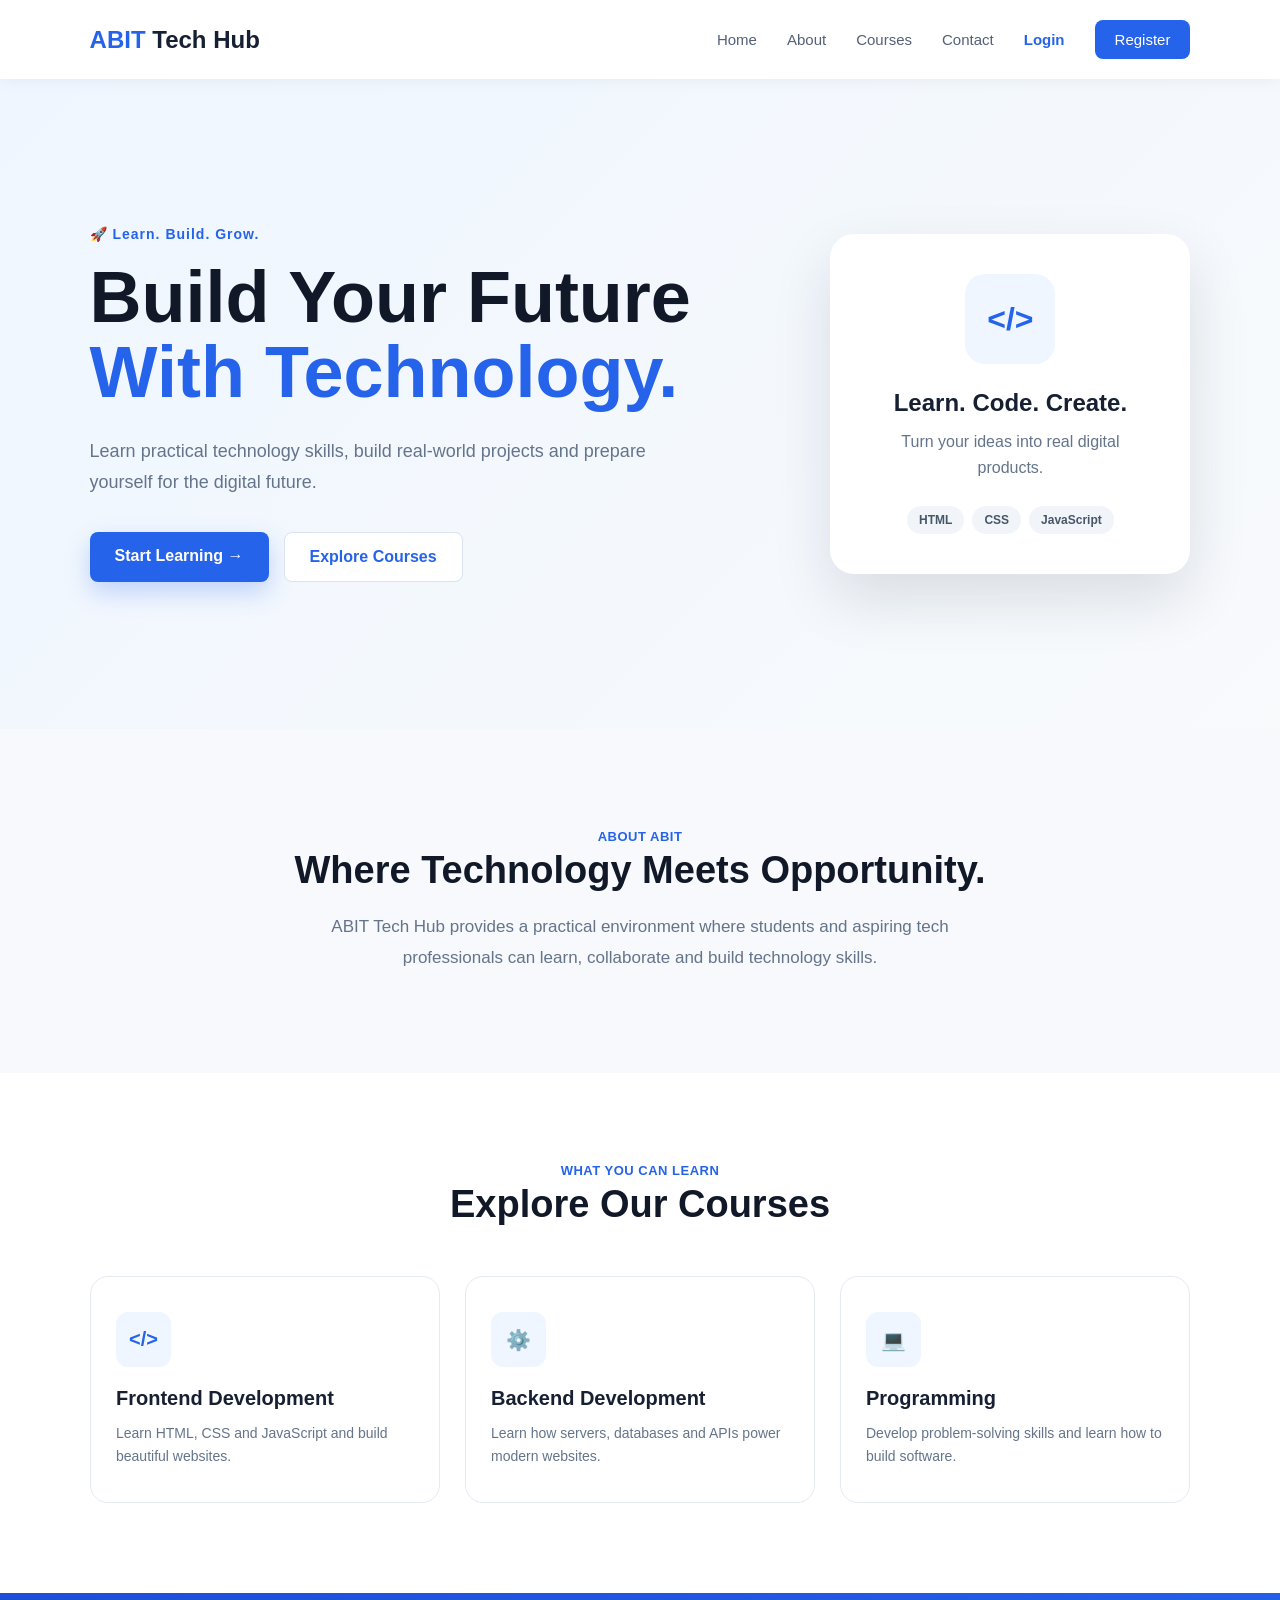
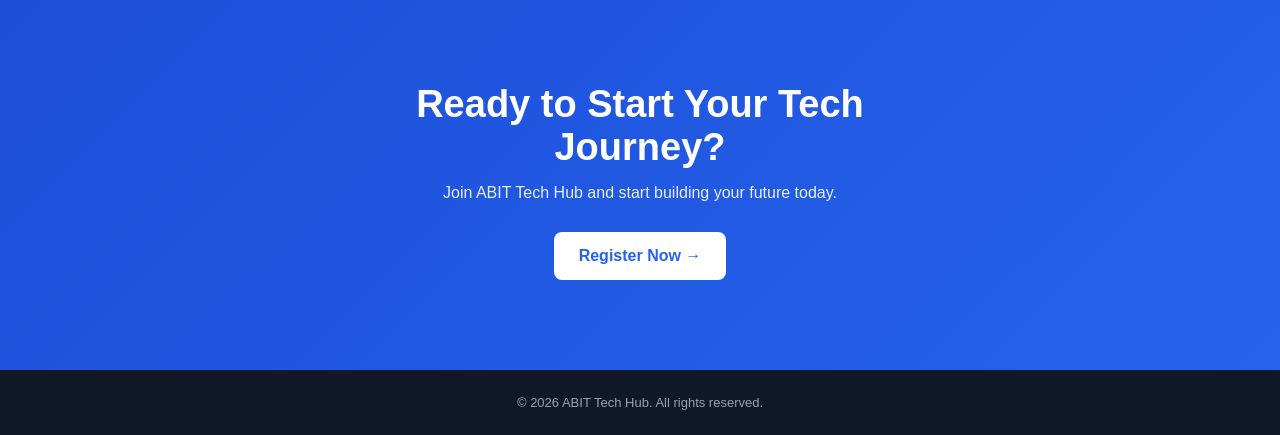
<file: index.html>
<!DOCTYPE html>
<html lang="en">

<head>

    <meta charset="UTF-8">

    <meta name="viewport" content="width=device-width, initial-scale=1.0">

    <title>ABIT Tech Hub</title>

    <script src="theme-init.js"></script>

    <link rel="stylesheet" href="style.css">

</head>


<body>


    <!-- =========================
     NAVIGATION
========================== -->

<header class="navbar">

    <div class="logo">
        ABIT <span>Tech Hub</span>
    </div>

    <nav>

        <a href="#home">Home</a>

        <a href="#about">About</a>

        <a href="#courses">Courses</a>

        <a href="#contact">Contact</a>

        <a href="login.html" class="login-nav-btn">
            Login
        </a>

        <a href="register.html" class="nav-btn">
            Register
        </a>

    </nav>

</header>

    <!-- =========================
         HERO SECTION
    ========================== -->

    <main>

        <section class="hero" id="home">


            <div class="hero-content">

                <p class="small-title">
                    🚀 Learn. Build. Grow.
                </p>


                <h1>
                    Build Your Future
                    <span>With Technology.</span>
                </h1>


                <p class="hero-text">

                    Learn practical technology skills,
                    build real-world projects and
                    prepare yourself for the digital future.

                </p>


                <div class="hero-buttons">

                    <a href="register.html" class="primary-btn">
                        Start Learning →
                    </a>

                    <a href="#courses" class="secondary-btn">
                        Explore Courses
                    </a>

                </div>

            </div>



            <!-- HERO CARD -->

            <div class="hero-card">

                <div class="code-icon">
                    &lt;/&gt;
                </div>


                <h3>
                    Learn. Code. Create.
                </h3>


                <p>
                    Turn your ideas into
                    real digital products.
                </p>


                <div class="skills">

                    <span>HTML</span>

                    <span>CSS</span>

                    <span>JavaScript</span>

                </div>

            </div>


        </section>



        <!-- =========================
             ABOUT
        ========================== -->

        <section class="about" id="about">

            <p class="section-label">
                ABOUT ABIT
            </p>

            <h2>
                Where Technology
                Meets Opportunity.
            </h2>

            <p>

                ABIT Tech Hub provides a practical
                environment where students and
                aspiring tech professionals can learn,
                collaborate and build technology skills.

            </p>

        </section>



        <!-- =========================
             COURSES
        ========================== -->

        <section class="courses" id="courses">

            <p class="section-label">
                WHAT YOU CAN LEARN
            </p>

            <h2>
                Explore Our Courses
            </h2>


            <div class="course-container">


                <div class="course-card">

                    <div class="course-icon">
                        &lt;/&gt;
                    </div>

                    <h3>
                        Frontend Development
                    </h3>

                    <p>
                        Learn HTML, CSS and JavaScript
                        and build beautiful websites.
                    </p>

                </div>



                <div class="course-card">

                    <div class="course-icon">
                        ⚙️
                    </div>

                    <h3>
                        Backend Development
                    </h3>

                    <p>
                        Learn how servers, databases
                        and APIs power modern websites.
                    </p>

                </div>



                <div class="course-card">

                    <div class="course-icon">
                        💻
                    </div>

                    <h3>
                        Programming
                    </h3>

                    <p>
                        Develop problem-solving skills
                        and learn how to build software.
                    </p>

                </div>


            </div>

        </section>



        <!-- =========================
             CALL TO ACTION
        ========================== -->

        <section class="cta" id="contact">

            <h2>
                Ready to Start Your
                Tech Journey?
            </h2>

            <p>
                Join ABIT Tech Hub and start
                building your future today.
            </p>

            <a href="register.html" class="primary-btn">
                Register Now →
            </a>

        </section>


    </main>



    <!-- =========================
         FOOTER
    ========================== -->

    <footer>

        <p>
            © 2026 ABIT Tech Hub.
            All rights reserved.
        </p>

    </footer>



    <script src="script.js"></script>

</body>

</html>
</file>
<file: style.css>
/* =========================
   RESET
========================= */

* {
    margin: 0;
    padding: 0;
    box-sizing: border-box;
}

html {
    scroll-behavior: smooth;
}

body {
    font-family: "Segoe UI", Arial, sans-serif;
    background: #f7f9fc;
    color: #172033;
}


/* =========================
   NAVBAR
========================= */

.navbar {
    width: 100%;
    padding: 20px 7%;

    display: flex;
    justify-content: space-between;
    align-items: center;

    background: white;

    position: sticky;
    top: 0;

    z-index: 100;

    box-shadow: 0 2px 15px rgba(0, 0, 0, 0.05);
}


.logo {
    font-size: 24px;
    font-weight: 800;
    color: #2563eb;
}

.logo span {
    color: #172033;
}


nav {
    display: flex;
    align-items: center;
    gap: 30px;
}


nav a {
    text-decoration: none;
    color: #536078;
    font-size: 15px;
    font-weight: 500;

    transition: 0.3s;
}


nav a:hover {
    color: #2563eb;
}


.nav-btn {
    background: #2563eb;
    color: white !important;

    padding: 11px 20px;

    border-radius: 8px;
}


.nav-btn:hover {
    background: #1d4ed8;
}


/* =========================
   HERO
========================= */

.hero {
    min-height: 650px;

    padding: 80px 7%;

    display: flex;
    align-items: center;
    justify-content: space-between;

    gap: 60px;

    background:
        linear-gradient(
            135deg,
            #eff6ff,
            #f8fafc
        );
}


.hero-content {
    max-width: 620px;
}


.small-title {
    color: #2563eb;

    font-size: 14px;

    font-weight: 700;

    margin-bottom: 18px;

    letter-spacing: 1px;
}


.hero h1 {
    font-size: clamp(45px, 6vw, 72px);

    line-height: 1.05;

    margin-bottom: 25px;

    color: #111827;
}


.hero h1 span {
    display: block;

    color: #2563eb;
}


.hero-text {
    color: #64748b;

    font-size: 18px;

    line-height: 1.7;

    max-width: 560px;

    margin-bottom: 35px;
}


/* =========================
   HERO BUTTONS
========================= */

.hero-buttons {
    display: flex;

    gap: 15px;

    flex-wrap: wrap;
}


.primary-btn,
.secondary-btn {
    display: inline-block;

    padding: 15px 25px;

    border-radius: 8px;

    text-decoration: none;

    font-weight: 700;

    transition: 0.3s;
}


.primary-btn {
    background: #2563eb;

    color: white;

    box-shadow:
        0 10px 25px rgba(37, 99, 235, 0.25);
}


.primary-btn:hover {
    transform: translateY(-3px);

    background: #1d4ed8;
}


.secondary-btn {
    background: white;

    color: #2563eb;

    border: 1px solid #dbe3f0;
}


.secondary-btn:hover {
    transform: translateY(-3px);

    border-color: #2563eb;
}


/* =========================
   HERO CARD
========================= */

.hero-card {
    width: 360px;

    min-height: 320px;

    padding: 40px;

    background: white;

    border-radius: 24px;

    box-shadow:
        0 25px 60px rgba(15, 23, 42, 0.12);

    text-align: center;

    display: flex;

    flex-direction: column;

    justify-content: center;

    align-items: center;
}


.code-icon {
    width: 90px;
    height: 90px;

    display: flex;
    align-items: center;
    justify-content: center;

    background: #eff6ff;

    color: #2563eb;

    border-radius: 20px;

    font-size: 32px;

    font-weight: 800;

    margin-bottom: 25px;
}


.hero-card h3 {
    font-size: 24px;

    margin-bottom: 12px;
}


.hero-card p {
    color: #64748b;

    line-height: 1.6;

    margin-bottom: 25px;
}


.skills {
    display: flex;

    gap: 8px;

    flex-wrap: wrap;

    justify-content: center;
}


.skills span {
    padding: 7px 12px;

    background: #f1f5f9;

    border-radius: 20px;

    font-size: 12px;

    color: #475569;

    font-weight: 600;
}


/* =========================
   ABOUT
========================= */

.about {
    padding: 100px 7%;

    text-align: center;

    max-width: 900px;

    margin: auto;
}


.section-label {
    color: #2563eb;

    font-size: 13px;

    font-weight: 800;

    letter-spacing: 2px;

    margin-bottom: 15px;
}


.about h2,
.courses h2,
.cta h2 {
    font-size: 38px;

    color: #111827;

    margin-bottom: 20px;
}


.about > p:last-child {
    color: #64748b;

    line-height: 1.8;

    font-size: 17px;
}


/* =========================
   COURSES
========================= */

.courses {
    padding: 90px 7%;

    background: white;

    text-align: center;
}


.course-container {
    max-width: 1100px;

    margin: 50px auto 0;

    display: grid;

    grid-template-columns:
        repeat(3, 1fr);

    gap: 25px;
}


.course-card {
    padding: 35px 25px;

    border: 1px solid #e5eaf1;

    border-radius: 18px;

    text-align: left;

    transition: 0.3s;

    background: #fff;
}


.course-card:hover {
    transform: translateY(-8px);

    box-shadow:
        0 20px 40px rgba(15, 23, 42, 0.08);

    border-color: #bfdbfe;
}


.course-icon {
    width: 55px;
    height: 55px;

    display: flex;
    align-items: center;
    justify-content: center;

    background: #eff6ff;

    color: #2563eb;

    border-radius: 12px;

    font-size: 20px;

    font-weight: 800;

    margin-bottom: 20px;
}


.course-card h3 {
    margin-bottom: 12px;

    font-size: 20px;
}


.course-card p {
    color: #64748b;

    line-height: 1.6;

    font-size: 14px;
}


/* =========================
   CTA
========================= */

.cta {
    padding: 90px 20px;

    text-align: center;

    background:
        linear-gradient(
            135deg,
            #1d4ed8,
            #2563eb
        );

    color: white;
}


.cta h2 {
    color: white;

    max-width: 600px;

    margin: 0 auto 15px;
}


.cta p {
    margin-bottom: 30px;

    opacity: 0.9;
}


.cta .primary-btn {
    background: white;

    color: #2563eb;

    box-shadow: none;
}


.cta .primary-btn:hover {
    background: #f8fafc;
}


/* =========================
   FOOTER
========================= */

footer {
    padding: 25px;

    text-align: center;

    background: #111827;

    color: #94a3b8;

    font-size: 13px;
}


/* =========================
   MOBILE
========================= */

@media (max-width: 850px) {

    .navbar {
        padding: 18px 5%;
    }


    nav {
        gap: 15px;
    }


    nav a:not(.nav-btn):not(.login-nav-btn) {
        display: none;
    }


    .hero {
        padding: 60px 5%;

        flex-direction: column;

        text-align: center;
    }


    .hero-content {
        max-width: 700px;
    }


    .hero-text {
        margin-left: auto;
        margin-right: auto;
    }


    .hero-buttons {
        justify-content: center;
    }


    .hero-card {
        width: min(100%, 380px);
    }


    .course-container {
        grid-template-columns: 1fr;
    }


    .about h2,
    .courses h2,
    .cta h2 {
        font-size: 30px;
    }

}


@media (max-width: 500px) {

    .logo {
        font-size: 20px;
    }


    .navbar {
        padding: 16px 5%;
    }


    .hero {
        min-height: auto;

        padding-top: 60px;

        padding-bottom: 60px;
    }


    .hero h1 {
        font-size: 43px;
    }


    .hero-text {
        font-size: 16px;
    }


    .hero-card {
        padding: 30px 20px;
    }


    .primary-btn,
    .secondary-btn {
        width: 100%;

        text-align: center;
    }

}

/* =========================
   REGISTRATION PAGE
========================= */

.register-page {
    min-height: 100vh;
    padding: 60px 20px;
    display: flex;
    justify-content: center;
    align-items: center;
    background:
        linear-gradient(
            135deg,
            #eff6ff,
            #f8fafc
        );
}

.register-card {
    width: 100%;
    max-width: 650px;
    background: white;
    padding: 45px;
    border-radius: 20px;
    box-shadow:
        0 25px 60px rgba(15, 23, 42, 0.12);
}

/* =========================
   REGISTER HEADER
========================= */

.register-header {
    text-align: center;
    margin-bottom: 35px;
}

.back-link {
    display: inline-block;
    margin-bottom: 25px;
    text-decoration: none;
    color: #2563eb;
    font-size: 14px;
    font-weight: 600;
}

.back-link:hover {
    text-decoration: underline;
}

.register-logo {
    font-size: 24px;
    font-weight: 800;
    color: #2563eb;
    margin-bottom: 20px;
}

.register-logo span {
    color: #172033;
}

.register-header h1 {
    font-size: 32px;
    color: #111827;
    margin-bottom: 10px;
}

.register-header p {
    color: #64748b;
    font-size: 15px;
}

/* =========================
   FORM
========================= */

.form-group {
    margin-bottom: 20px;
}

.form-group label {
    display: block;
    margin-bottom: 8px;
    font-size: 14px;
    font-weight: 600;
    color: #374151;
}

.form-group label span {
    color: #94a3b8;
    font-weight: 400;
}

.form-group input,
.form-group select {
    width: 100%;
    padding: 14px 15px;
    border: 1px solid #dbe3f0;
    border-radius: 9px;
    font-size: 15px;
    font-family: inherit;
    outline: none;
    background: white;
    transition: 0.3s;
}

.form-group input:focus,
.form-group select:focus {
    border-color: #2563eb;
    box-shadow:
        0 0 0 3px rgba(37, 99, 235, 0.1);
}

.form-group input::placeholder {
    color: #9ca3af;
}

.form-group input.input-error,
.form-group select.input-error {
    border-color: #dc2626;
    box-shadow: 0 0 0 3px rgba(220, 38, 38, 0.1);
}

.field-message {
    margin-top: 8px;
    color: #dc2626;
    font-size: 12px;
    line-height: 1.4;
}

.field-message::before {
    display: none;
}

.field-message a {
    color: #075ec4;
    font-weight: 700;
    text-decoration: none;
}

.field-message a:hover {
    text-decoration: underline;
}

/* =========================
   REGISTER BUTTON
========================= */

.register-btn {
    width: 100%;
    padding: 15px;
    border: none;
    border-radius: 9px;
    background: #2563eb;
    color: white;
    font-size: 16px;
    font-weight: 700;
    font-family: inherit;
    cursor: pointer;
    transition: 0.3s;
    margin-top: 10px;
}

.register-btn:hover {
    background: #1d4ed8;
    transform: translateY(-2px);
}

.register-btn:active {
    transform: translateY(0);
}

/* =========================
   FORM MESSAGE
========================= */

.form-message {
    text-align: center;
    margin-top: 15px;
    font-size: 14px;
}

/* =========================
   MOBILE REGISTER PAGE
========================= */

@media (max-width: 600px) {

    .register-page {
        padding: 30px 15px;
    }

    .register-card {
        padding: 30px 20px;
    }

    .register-header h1 {
        font-size: 27px;
    }

}

/* =========================
   PASSWORD BOX
========================= */

.password-box {
    display: flex;
    align-items: center;
    gap: 10px;
}

.password-box input {
    flex: 1;
}

.password-box button {
    padding: 14px 16px;
    border: 1px solid #dbe3f0;
    border-radius: 9px;
    background: white;
    color: #2563eb;
    font-size: 14px;
    font-weight: 600;
    cursor: pointer;
}

.password-box button:hover {
    background: #eff6ff;
}

/* =========================
   LOGIN REGISTER LINK
========================= */

.login-register-text {
    text-align: center;
    margin-top: 25px;
    color: #64748b;
    font-size: 14px;
}

.login-register-text a {
    color: #2563eb;
    font-weight: 600;
    text-decoration: none;
}

.login-register-text a:hover {
    text-decoration: underline;
}

/* =========================
   STUDENT DASHBOARD
========================= */

.dashboard {
    min-height: 100vh;
    display: flex;
    width: 100%;
    background: #f8fafc;
    overflow: hidden;
}


/* =========================
   SIDEBAR
========================= */

.sidebar {
    width: 250px;
    min-height: 100vh;
    flex-shrink: 0;
    background: #172033;
    padding: 30px 20px;
    display: flex;
    flex-direction: column;
}

.sidebar .sidebar-logo,
.sidebar .dashboard-logo {
    color: #2563eb;
    font-size: 22px;
    font-weight: 800;
    margin-bottom: 50px;
    padding-left: 10px;
}

.sidebar .sidebar-logo span,
.sidebar .dashboard-logo span {
    color: white;
}

.sidebar nav {
    display: flex;
    flex-direction: column;
    gap: 8px;
    width: 100%;
}

.sidebar nav a {
    color: #cbd5e1;
    text-decoration: none;
    padding: 13px 15px;
    border-radius: 8px;
    font-size: 14px;
    font-weight: 500;
    transition: 0.3s;
}

.sidebar nav a:hover,
.sidebar nav a.active {
    background: #2563eb;
    color: white;
}

.sidebar .dashboard-logo span {
    color: white;
}

.sidebar .dashboard-nav {
    display: flex;
    flex-direction: column;
    gap: 8px;
}

.sidebar .dashboard-nav a {
    color: #cbd5e1;
    text-decoration: none;
    padding: 13px 15px;
    border-radius: 8px;
    font-size: 14px;
    transition: 0.3s;
}

.sidebar .dashboard-nav a:hover,
.sidebar .dashboard-nav a.active {
    background: #2563eb;
    color: white;
}

.sidebar .logout-btn {
    margin-top: auto;
    padding: 13px 15px;
    border: none;
    border-radius: 8px;
    background: #263247;
    color: #cbd5e1;
    font-size: 14px;
    cursor: pointer;
}

.sidebar .logout-btn:hover {
    background: #dc2626;
    color: white;
}


/* =========================
   MAIN CONTENT
========================= */

.dashboard-main {
    flex: 1;
    min-width: 0;
    padding: 40px;
    max-width: 1400px;
}


/* =========================
   HEADER
========================= */

.dashboard-header {
    display: flex;
    justify-content: space-between;
    align-items: center;
    flex-wrap: wrap;
    gap: 12px 20px;
    margin-bottom: 35px;
}

.dashboard-label {
    color: #2563eb;
    font-size: 12px;
    font-weight: 700;
    letter-spacing: 1px;
    margin-bottom: 8px;
}

.dashboard-header h1 {
    font-size: 32px;
    color: #111827;
}

.student-avatar {
    width: 50px;
    height: 50px;
    border-radius: 50%;
    background: #2563eb;
    color: white;
    display: flex;
    align-items: center;
    justify-content: center;
    font-weight: 700;
}


/* =========================
   STAT CARDS
========================= */

.dashboard-stats {
    display: grid;
    grid-template-columns: repeat(3, 1fr);
    gap: 20px;
    margin-bottom: 45px;
}

.stat-card {
    background: white;
    padding: 25px;
    border-radius: 14px;
    display: flex;
    align-items: center;
    gap: 18px;
    box-shadow: 0 5px 20px rgba(15, 23, 42, 0.06);
}

.stat-icon {
    width: 50px;
    height: 50px;
    border-radius: 10px;
    background: #eff6ff;
    display: flex;
    align-items: center;
    justify-content: center;
    font-size: 22px;
}

.stat-card p {
    color: #64748b;
    font-size: 13px;
    margin-bottom: 5px;
}

.stat-card h2 {
    color: #111827;
    font-size: 25px;
}


/* =========================
   LEARNING SECTION
========================= */

.learning-section {
    margin-bottom: 45px;
}

.section-heading {
    display: flex;
    justify-content: space-between;
    align-items: end;
    margin-bottom: 20px;
}

.section-heading h2,
.activity-section h2 {
    color: #111827;
    font-size: 24px;
}

.section-heading a {
    color: #2563eb;
    text-decoration: none;
    font-size: 14px;
    font-weight: 600;
}


/* =========================
   LEARNING CARD
========================= */

.learning-card {
    background: white;
    padding: 22px;
    border-radius: 14px;
    display: flex;
    align-items: center;
    gap: 20px;
    margin-bottom: 15px;
    box-shadow: 0 5px 20px rgba(15, 23, 42, 0.05);
}

.learning-icon {
    width: 55px;
    height: 55px;
    flex-shrink: 0;
    border-radius: 12px;
    background: #eff6ff;
    color: #2563eb;
    display: flex;
    align-items: center;
    justify-content: center;
    font-weight: 800;
}

.learning-info {
    flex: 1;
}

.learning-info h3 {
    color: #111827;
    font-size: 16px;
    margin-bottom: 5px;
}

.learning-info p {
    color: #64748b;
    font-size: 13px;
    margin-bottom: 12px;
}

.progress-container {
    width: 100%;
    max-width: 500px;
    height: 7px;
    background: #e2e8f0;
    border-radius: 10px;
    overflow: hidden;
}

.progress-bar {
    height: 100%;
    background: #2563eb;
    border-radius: 10px;
}

.learning-info small {
    display: block;
    color: #64748b;
    font-size: 12px;
    margin-top: 6px;
}

.continue-btn {
    padding: 10px 18px;
    border: none;
    border-radius: 7px;
    background: #2563eb;
    color: white;
    font-size: 13px;
    font-weight: 600;
    cursor: pointer;
}

.continue-btn:hover {
    background: #1d4ed8;
}


/* =========================
   ACTIVITY
========================= */

.activity-section {
    background: white;
    padding: 25px;
    border-radius: 14px;
    box-shadow: 0 5px 20px rgba(15, 23, 42, 0.05);
}

.activity-section > h2 {
    margin-bottom: 20px;
}

.activity-list {
    display: flex;
    flex-direction: column;
}

.activity-item {
    display: flex;
    align-items: center;
    gap: 15px;
    padding: 15px 0;
    border-bottom: 1px solid #e2e8f0;
}

.activity-item:last-child {
    border-bottom: none;
}

.activity-item > span {
    width: 30px;
    height: 30px;
    border-radius: 50%;
    background: #dcfce7;
    color: #16a34a;
    display: flex;
    align-items: center;
    justify-content: center;
    font-weight: 700;
}

.activity-item strong {
    color: #374151;
    font-size: 14px;
}

.activity-item p {
    color: #94a3b8;
    font-size: 12px;
    margin-top: 4px;
}


/* =========================
   DASHBOARD MOBILE
========================= */

@media (max-width: 900px) {

    .sidebar {
        width: 210px;
    }

    .dashboard-main {
        padding: 30px 20px;
    }

    .dashboard-stats {
        grid-template-columns: 1fr;
    }

}


@media (max-width: 650px) {

    .dashboard {
        display: block;
        overflow: visible;
    }

    .sidebar {
        width: 100%;
        min-height: auto;
        padding: 20px;
    }

    .dashboard-logo {
        margin-bottom: 20px;
    }

    .dashboard-nav {
        display: flex;
        flex-direction: row;
        flex-wrap: wrap;
        gap: 10px;
        overflow-x: auto;
        padding-bottom: 4px;
    }

    .dashboard-nav a {
        white-space: nowrap;
        flex: 0 0 auto;
    }

    .logout-btn {
        margin-top: 15px;
    }

    .dashboard-main {
        padding: 25px 15px;
    }

    .dashboard-header {
        margin-bottom: 20px;
    }

    .dashboard-header h1 {
        font-size: 25px;
    }

    .learning-card {
        align-items: flex-start;
        flex-wrap: wrap;
    }

    .learning-info {
        min-width: calc(100% - 75px);
    }

    .continue-btn {
        width: 100%;
    }

}

/* =========================
   MY COURSES PAGE
========================= */

.courses-grid {
    display: grid;
    grid-template-columns: repeat(2, 1fr);
    gap: 20px;
}

.student-course-card {
    background: white;
    padding: 25px;
    border-radius: 14px;
    box-shadow: 0 5px 20px rgba(15, 23, 42, 0.05);
}

.student-course-icon {
    width: 55px;
    height: 55px;
    border-radius: 12px;
    background: #eff6ff;
    color: #2563eb;
    display: flex;
    align-items: center;
    justify-content: center;
    font-weight: 800;
    font-size: 18px;
    margin-bottom: 18px;
}

.student-course-card h3 {
    color: #111827;
    font-size: 18px;
    margin-bottom: 8px;
}

.student-course-card p {
    color: #64748b;
    font-size: 14px;
    line-height: 1.6;
    margin-bottom: 20px;
}

.course-progress {
    width: 100%;
    height: 7px;
    background: #e2e8f0;
    border-radius: 10px;
    overflow: hidden;
    margin-bottom: 8px;
}

.student-course-card small {
    color: #64748b;
    font-size: 12px;
    display: block;
    margin-bottom: 18px;
}

.student-course-card .continue-btn {
    width: 100%;
    padding: 12px;
}


/* COURSES MOBILE */

@media (max-width: 700px) {

    .courses-grid {
        grid-template-columns: 1fr;
    }

}

/* =========================
   MY PROFILE PAGE
========================= */

.profile-card {
    background: white;
    padding: 30px;
    border-radius: 14px;
    box-shadow: 0 5px 20px rgba(15, 23, 42, 0.05);
    max-width: 900px;
}

.profile-top {
    display: flex;
    align-items: center;
    gap: 18px;
    padding-bottom: 30px;
    border-bottom: 1px solid #e2e8f0;
    margin-bottom: 30px;
}

.profile-avatar {
    width: 75px;
    height: 75px;
    border-radius: 50%;
    background: #2563eb;
    color: white;
    display: flex;
    align-items: center;
    justify-content: center;
    font-size: 22px;
    font-weight: 800;
}

.profile-top h2 {
    color: #111827;
    font-size: 22px;
    margin-bottom: 5px;
}

.profile-top p {
    color: #64748b;
    font-size: 14px;
}

.profile-section {
    margin-bottom: 35px;
}

.profile-grid {
    display: grid;
    grid-template-columns: repeat(2, 1fr);
    gap: 20px;
}

.profile-item {
    padding: 18px;
    background: #f8fafc;
    border-radius: 10px;
}

.profile-item span {
    display: block;
    color: #64748b;
    font-size: 12px;
    margin-bottom: 7px;
}

.profile-item strong {
    color: #111827;
    font-size: 14px;
}

.edit-profile-btn {
    padding: 12px 20px;
    border: none;
    border-radius: 8px;
    background: #2563eb;
    color: white;
    font-size: 14px;
    font-weight: 600;
    cursor: pointer;
}

.edit-profile-btn:hover {
    background: #1d4ed8;
}

.profile-edit-panel {
    background: #f8fafc;
    border: 1px solid #e2e8f0;
    border-radius: 12px;
    padding: 20px;
    margin-bottom: 20px;
}

.profile-edit-header {
    margin-bottom: 18px;
}

.profile-edit-header h3 {
    color: #111827;
    font-size: 22px;
}

.profile-edit-grid {
    display: grid;
    grid-template-columns: repeat(2, minmax(0, 1fr));
    gap: 18px;
}

.profile-edit-actions {
    display: flex;
    gap: 12px;
    margin-top: 20px;
    align-items: center;
    flex-wrap: wrap;
}

.profile-cancel-btn {
    padding: 10px 18px;
    border: none;
    border-radius: 7px;
    background: #e2e8f0;
    color: #1f2937;
    font-size: 13px;
    font-weight: 600;
    cursor: pointer;
}

.profile-cancel-btn:hover {
    background: #cbd5e1;
}

@media (max-width: 600px) {
    .profile-edit-grid {
        grid-template-columns: 1fr;
    }

    .profile-edit-actions {
        flex-direction: column;
        align-items: stretch;
    }

    .profile-cancel-btn,
    .profile-edit-actions .settings-btn {
        width: 100%;
    }
}


/* PROFILE MOBILE */

@media (max-width: 600px) {

    .profile-card {
        padding: 20px;
    }

    .profile-grid {
        grid-template-columns: 1fr;
    }

    .profile-top {
        align-items: flex-start;
    }

}

/* =========================
   SETTINGS PAGE
========================= */

.settings-card {
    background: white;
    padding: 30px;
    border-radius: 14px;
    box-shadow: 0 5px 20px rgba(15, 23, 42, 0.05);
    max-width: 900px;
}

.settings-section {
    padding-bottom: 30px;
    margin-bottom: 30px;
    border-bottom: 1px solid #e2e8f0;
}

.settings-section:last-child {
    border-bottom: none;
    margin-bottom: 0;
    padding-bottom: 0;
}

.settings-section h2 {
    color: #111827;
    font-size: 20px;
    margin-bottom: 20px;
}

.settings-item {
    display: flex;
    justify-content: space-between;
    align-items: center;
    gap: 20px;
    padding: 18px;
    background: #f8fafc;
    border-radius: 10px;
}

.settings-item h3 {
    color: #111827;
    font-size: 15px;
    margin-bottom: 5px;
}

.settings-item p {
    color: #64748b;
    font-size: 13px;
    line-height: 1.5;
}

.settings-btn {
    flex-shrink: 0;
    padding: 10px 18px;
    border: none;
    border-radius: 7px;
    background: #2563eb;
    color: white;
    font-size: 13px;
    font-weight: 600;
    cursor: pointer;
}

.settings-btn:hover {
    background: #1d4ed8;
}

.logout-settings-btn {
    flex-shrink: 0;
    padding: 10px 18px;
    border: none;
    border-radius: 7px;
    background: #fee2e2;
    color: #dc2626;
    font-size: 13px;
    font-weight: 600;
    cursor: pointer;
}

.logout-settings-btn:hover {
    background: #dc2626;
    color: white;
}

/* TOGGLE SWITCH */

.switch {
    position: relative;
    width: 48px;
    height: 26px;
    flex-shrink: 0;
}

.switch input {
    opacity: 0;
    width: 0;
    height: 0;
}

.slider {
    position: absolute;
    inset: 0;
    background: #cbd5e1;
    border-radius: 30px;
    cursor: pointer;
    transition: 0.3s;
}

.slider::before {
    content: "";
    position: absolute;
    width: 20px;
    height: 20px;
    left: 3px;
    top: 3px;
    background: white;
    border-radius: 50%;
    transition: 0.3s;
}

.switch input:checked + .slider {
    background: #2563eb;
}

.switch input:checked + .slider::before {
    transform: translateX(22px);
}

/* MOBILE */

@media (max-width: 600px) {

    .settings-card {
        padding: 20px;
    }

    .settings-item {
        align-items: flex-start;
        flex-direction: column;
    }

    .settings-btn,
    .logout-settings-btn {
        width: 100%;
    }

}

/* =========================
   DASHBOARD
========================= */

.dashboard-nav {
    width: 100%;
    min-height: 72px;
    padding: 0 6%;
    background: white;
    border-bottom: 1px solid #e5e7eb;

    display: flex;
    align-items: center;
    justify-content: space-between;

    position: sticky;
    top: 0;
    z-index: 100;
}

.dashboard-logo {
    font-size: 22px;
    font-weight: 800;
    color: #2563eb;
}

.dashboard-logo span {
    color: #111827;
    font-weight: 600;
}

.dashboard-nav-links {
    display: flex;
    align-items: center;
    gap: 28px;
}

.dashboard-nav-links a {
    text-decoration: none;
    color: #64748b;
    font-size: 14px;
    font-weight: 600;
    transition: 0.2s;
}

.dashboard-nav-links a:hover,
.dashboard-nav-links a.active {
    color: #2563eb;
}

.logout-btn {
    border: none;
    background: #fee2e2;
    color: #dc2626;
    padding: 10px 16px;
    border-radius: 8px;
    font-size: 14px;
    font-weight: 600;
    cursor: pointer;
    transition: 0.2s;
}

.logout-btn:hover {
    background: #fecaca;
}


/* =========================
   DASHBOARD CONTAINER
========================= */

.dashboard-container {
    width: 88%;
    max-width: 1200px;
    margin: 0 auto;
    padding: 45px 0 70px;
}


/* =========================
   WELCOME SECTION
========================= */

.welcome-section {
    background: linear-gradient(
        135deg,
        #2563eb,
        #1d4ed8
    );

    color: white;

    padding: 40px;
    border-radius: 18px;

    margin-bottom: 30px;

    box-shadow: 0 12px 30px rgba(37, 99, 235, 0.18);
}

.welcome-small {
    margin: 0 0 8px;
    font-size: 14px;
    opacity: 0.85;
}

.welcome-section h1 {
    margin: 0;
    font-size: 32px;
}

.welcome-section h1 span {
    color: white;
}

.welcome-section p:last-child {
    margin-top: 12px;
    margin-bottom: 0;
    opacity: 0.9;
}


/* =========================
   STAT CARDS
========================= */

.dashboard-stats {
    display: grid;
    grid-template-columns: repeat(3, 1fr);
    gap: 20px;

    margin-bottom: 45px;
}

.stat-card {
    background: white;

    border: 1px solid #e5e7eb;
    border-radius: 14px;

    padding: 24px;

    display: flex;
    align-items: center;
    gap: 16px;

    box-shadow: 0 5px 18px rgba(15, 23, 42, 0.05);
}

.stat-icon {
    width: 48px;
    height: 48px;

    border-radius: 12px;

    background: #eff6ff;

    display: flex;
    align-items: center;
    justify-content: center;

    font-size: 22px;
}

.stat-card h3 {
    margin: 0 0 5px;

    font-size: 14px;
    color: #64748b;
}

.stat-card p {
    margin: 0;

    font-size: 16px;
    font-weight: 700;
    color: #111827;
}


/* =========================
   DASHBOARD SECTIONS
========================= */

.dashboard-section {
    margin-bottom: 45px;
}

.section-heading {
    display: flex;
    align-items: center;
    justify-content: space-between;

    margin-bottom: 20px;
}

.section-label {
    margin: 0 0 5px;

    color: #2563eb;

    font-size: 13px;
    font-weight: 700;

    text-transform: uppercase;
    letter-spacing: 0.5px;
}

.section-heading h2 {
    margin: 0;

    color: #111827;

    font-size: 24px;
}

.section-heading > a {
    text-decoration: none;

    color: #2563eb;

    font-size: 14px;
    font-weight: 600;
}


/* =========================
   COURSE CARD
========================= */

.course-dashboard-card {
    background: #f8fafc;

    border: 1px solid #e2e8f0;
    border-radius: 16px;

    padding: 32px;
}

.course-card-content {
    max-width: 650px;
}

.course-badge {
    display: inline-block;

    padding: 6px 12px;

    background: #dbeafe;
    color: #2563eb;

    border-radius: 20px;

    font-size: 12px;
    font-weight: 700;
}

.course-card-content h2 {
    margin: 15px 0 10px;

    font-size: 26px;
    color: #111827;
}

.course-card-content p {
    color: #64748b;
    line-height: 1.6;
    margin-bottom: 22px;
}

.dashboard-btn {
    display: inline-block;

    padding: 12px 20px;

    background: #2563eb;
    color: white;

    text-decoration: none;

    border-radius: 8px;

    font-size: 14px;
    font-weight: 600;

    transition: 0.2s;
}

.dashboard-btn:hover {
    background: #1d4ed8;
}


/* =========================
   QUICK ACTIONS
========================= */

.quick-actions {
    display: grid;
    grid-template-columns: repeat(3, 1fr);
    gap: 18px;
}

.quick-action {
    padding: 22px;

    background: white;

    border: 1px solid #e5e7eb;
    border-radius: 12px;

    text-decoration: none;

    color: #111827;

    display: flex;
    align-items: center;
    gap: 12px;

    font-size: 18px;

    transition: 0.2s;
}

.quick-action span {
    font-size: 14px;
    font-weight: 600;
}

.quick-action:hover {
    border-color: #2563eb;

    transform: translateY(-2px);

    box-shadow: 0 8px 20px rgba(15, 23, 42, 0.08);
}


/* =========================
   MOBILE
========================= */

@media (max-width: 768px) {

    .dashboard-nav {
        padding: 15px 5%;

        align-items: flex-start;
        flex-direction: column;

        gap: 15px;
    }

    .dashboard-nav-links {
        width: 100%;

        gap: 14px;

        overflow-x: auto;
        padding-bottom: 4px;
    }

    .dashboard-nav-links a {
        white-space: nowrap;
    }

    .logout-btn {
        white-space: nowrap;
    }

    .dashboard-container {
        width: 90%;
        padding-top: 25px;
    }

    .welcome-section {
        padding: 28px 22px;
    }

    .welcome-section h1 {
        font-size: 25px;
    }

    .dashboard-stats {
        grid-template-columns: 1fr;
    }

    .section-heading {
        align-items: flex-start;
        gap: 15px;
    }

    .section-heading h2 {
        font-size: 21px;
    }

    .course-dashboard-card {
        padding: 25px 20px;
    }

    .course-card-content h2 {
        font-size: 22px;
    }

    .quick-actions {
        grid-template-columns: 1fr;
    }

}

/* =========================
   COURSES PAGE
========================= */

.current-course-section,
.available-courses-section {
    margin-bottom: 40px;
}

.section-title {
    display: flex;
    align-items: center;
    justify-content: space-between;
    margin-bottom: 20px;
}

.section-title h2 {
    margin: 0;
    font-size: 24px;
    color: #111827;
}

.section-title p {
    margin: 5px 0 0;
    color: #6b7280;
}

.course-status {
    background: #dcfce7;
    color: #15803d;
    padding: 7px 14px;
    border-radius: 20px;
    font-size: 13px;
    font-weight: 600;
}


/* CURRENT COURSE */

.current-course-card {
    display: flex;
    align-items: center;
    gap: 25px;
    background: white;
    border: 1px solid #e5e7eb;
    border-radius: 18px;
    padding: 30px;
    box-shadow: 0 8px 25px rgba(0, 0, 0, 0.05);
}

.student-course-icon {
    width: 75px;
    height: 75px;
    display: flex;
    align-items: center;
    justify-content: center;
    background: #eff6ff;
    color: #2563eb;
    border-radius: 16px;
    font-size: 25px;
    font-weight: 700;
    flex-shrink: 0;
}

.current-course-info {
    flex: 1;
}

.course-label {
    margin: 0 0 6px;
    color: #2563eb;
    font-size: 12px;
    font-weight: 700;
    letter-spacing: 1px;
}

.current-course-info h2 {
    margin: 0 0 8px;
    font-size: 25px;
    color: #111827;
}

.current-course-info p {
    margin: 0 0 20px;
    color: #6b7280;
}


/* PROGRESS */

.course-progress {
    width: 100%;
    height: 9px;
    background: #e5e7eb;
    border-radius: 20px;
    overflow: hidden;
    margin-bottom: 8px;
}

.progress-bar {
    height: 100%;
    background: #2563eb;
    border-radius: 20px;
    transition: width 0.4s ease;
}

.current-course-info small,
.student-course-card small {
    color: #6b7280;
}


/* BUTTONS */

.continue-btn,
.course-btn {
    border: none;
    background: #2563eb;
    color: white;
    padding: 12px 18px;
    border-radius: 9px;
    font-size: 14px;
    font-weight: 600;
    cursor: pointer;
    margin-top: 18px;
    transition: 0.2s ease;
}

.continue-btn:hover,
.course-btn:hover {
    background: #1d4ed8;
    transform: translateY(-1px);
}

.continue-btn.is-loading,
.course-btn.is-loading {
    cursor: wait;
    opacity: 0.8;
}

.continue-btn.is-loading::before,
.course-btn.is-loading::before {
    content: "";
    display: inline-block;
    width: 0.8em;
    height: 0.8em;
    margin-right: 8px;
    border: 2px solid currentColor;
    border-right-color: transparent;
    border-radius: 50%;
    vertical-align: -0.12em;
    animation: button-loading-spin 0.7s linear infinite;
}

@keyframes button-loading-spin {
    to {
        transform: rotate(360deg);
    }
}


/* COURSE CARDS */

.available-courses-section .courses-grid {
    display: grid;
    grid-template-columns: repeat(2, 1fr);
    gap: 22px;
}

.student-course-card {
    background: white;
    border: 1px solid #e5e7eb;
    border-radius: 16px;
    padding: 25px;
    box-shadow: 0 6px 20px rgba(0, 0, 0, 0.04);
    transition: 0.25s ease;
}

.student-course-card:hover {
    transform: translateY(-4px);
    box-shadow: 0 12px 30px rgba(0, 0, 0, 0.08);
}

.student-course-card h3 {
    margin: 18px 0 10px;
    font-size: 20px;
    color: #111827;
}

.student-course-card p {
    color: #6b7280;
    line-height: 1.6;
    margin-bottom: 15px;
}

.course-level {
    display: inline-block;
    background: #f3f4f6;
    color: #4b5563;
    padding: 6px 10px;
    border-radius: 6px;
    font-size: 12px;
    font-weight: 600;
}


/* RESPONSIVE */

@media (max-width: 768px) {

    .current-course-card {
        flex-direction: column;
        align-items: flex-start;
        padding: 22px;
    }

    .available-courses-section .courses-grid {
        grid-template-columns: 1fr;
    }

    .section-title {
        align-items: flex-start;
        gap: 12px;
    }

    .section-title h2 {
        font-size: 20px;
    }

    .current-course-info h2 {
        font-size: 22px;
    }

}


@media (max-width: 480px) {

    .current-course-card {
        padding: 18px;
    }

    .student-course-card {
        padding: 20px;
    }

    .continue-btn,
    .course-btn {
        width: 100%;
    }

}

/* =========================
   LEARNING PAGE
========================= */

.learning-progress-card {
    background: white;
    border: 1px solid #e5e7eb;
    border-radius: 18px;
    padding: 25px;
    margin-bottom: 35px;
    box-shadow: 0 6px 20px rgba(0, 0, 0, 0.04);
}

.learning-progress-card h2 {
    margin: 5px 0 20px;
    color: #111827;
    font-size: 24px;
}

.learning-progress {
    width: 100%;
    height: 10px;
    background: #e5e7eb;
    border-radius: 20px;
    overflow: hidden;
}

.learning-progress-bar {
    width: 0%;
    height: 100%;
    background: #2563eb;
    border-radius: 20px;
    transition: width 0.4s ease;
}


/* LESSONS */

.lessons-section {
    margin-bottom: 40px;
}

.lesson-card {
    display: flex;
    align-items: center;
    gap: 20px;
    background: white;
    border: 1px solid #e5e7eb;
    border-radius: 16px;
    padding: 22px;
    margin-bottom: 16px;
    transition: 0.2s ease;
}

.lesson-card:hover {
    transform: translateY(-2px);
    box-shadow: 0 8px 25px rgba(0, 0, 0, 0.06);
}

.lesson-number {
    width: 55px;
    height: 55px;
    display: flex;
    align-items: center;
    justify-content: center;
    background: #eff6ff;
    color: #2563eb;
    border-radius: 12px;
    font-weight: 700;
    flex-shrink: 0;
}

.lesson-info {
    flex: 1;
}

.lesson-label {
    font-size: 11px;
    font-weight: 700;
    color: #2563eb;
    letter-spacing: 1px;
}

.lesson-info h3 {
    margin: 6px 0;
    font-size: 18px;
    color: #111827;
}

.lesson-info p {
    margin: 0;
    color: #6b7280;
    line-height: 1.5;
}

.lesson-btn {
    border: none;
    background: #2563eb;
    color: white;
    padding: 11px 17px;
    border-radius: 8px;
    font-size: 14px;
    font-weight: 600;
    cursor: pointer;
    white-space: nowrap;
    transition: 0.2s ease;
}

.lesson-btn:hover {
    background: #1d4ed8;
}


/* RESPONSIVE */

@media (max-width: 768px) {

    .lesson-card {
        align-items: flex-start;
    }

    .lesson-btn {
        margin-top: 5px;
    }

}

@media (max-width: 600px) {

    .lesson-card {
        flex-direction: column;
    }

    .lesson-number {
        width: 48px;
        height: 48px;
    }

    .lesson-btn {
        width: 100%;
    }

    .learning-progress-card {
        padding: 20px;
    }

}

/* =========================
   LESSON PAGE
========================= */

.lesson-content-card {
    max-width: 900px;
    background: white;
    border: 1px solid #e5e7eb;
    border-radius: 18px;
    padding: 35px;
    box-shadow: 0 6px 20px rgba(0, 0, 0, 0.04);
}

.lesson-content-card h2 {
    margin: 10px 0 18px;
    font-size: 28px;
    color: #111827;
}

.lesson-content-card p {
    color: #4b5563;
    line-height: 1.8;
    font-size: 16px;
    margin-bottom: 20px;
}

.lesson-content-card ul {
    color: #4b5563;
    line-height: 2;
    padding-left: 25px;
    margin-bottom: 25px;
}

.lesson-topic {
    background: #f8fafc;
    border-left: 4px solid #2563eb;
    padding: 20px;
    margin: 20px 0;
    border-radius: 8px;
}

.lesson-topic h3 {
    margin: 0 0 8px;
    color: #111827;
    font-size: 19px;
}

.lesson-topic p {
    margin: 0;
}

.lesson-summary {
    background: #eff6ff;
    padding: 20px;
    border-radius: 12px;
    margin-top: 30px;
}

.lesson-summary h3 {
    margin: 0 0 8px;
    color: #1d4ed8;
}

.lesson-summary p {
    margin: 0;
}

.complete-lesson-btn {
    border: none;
    background: #16a34a;
    color: white;
    padding: 14px 22px;
    border-radius: 9px;
    font-size: 15px;
    font-weight: 600;
    cursor: pointer;
    margin-top: 25px;
    transition: 0.2s ease;
}

.complete-lesson-btn:hover {
    background: #15803d;
    transform: translateY(-1px);
}

.lesson-message {
    margin-top: 15px;
    font-weight: 600;
}


/* MOBILE */

@media (max-width: 600px) {

    .lesson-content-card {
        padding: 22px;
    }

    .lesson-content-card h2 {
        font-size: 23px;
    }

    .lesson-content-card p {
        font-size: 15px;
    }

    .complete-lesson-btn {
        width: 100%;
    }

}

/* =========================
   LESSON CONTENT PAGE
========================= */

.lesson-content-card {
    background: white;
    border: 1px solid #e5e7eb;
    border-radius: 18px;
    padding: 35px;
    max-width: 900px;
    box-shadow: 0 6px 20px rgba(0, 0, 0, 0.04);
}

.lesson-content-card h1 {
    margin: 5px 0 20px;
    font-size: 32px;
    color: #111827;
}

.lesson-content-card h2 {
    margin: 30px 0 12px;
    font-size: 22px;
    color: #111827;
}

.lesson-content-card p {
    color: #4b5563;
    line-height: 1.8;
    font-size: 16px;
}

.lesson-content-card pre {
    background: #111827;
    color: white;
    padding: 20px;
    border-radius: 10px;
    overflow-x: auto;
    margin: 20px 0;
}

.lesson-content-card code {
    font-family: monospace;
    font-size: 14px;
}

.lesson-content-card strong {
    color: #111827;
}


/* LESSON BUTTON */

.lesson-content-card .continue-btn {
    margin-top: 25px;
}


/* MOBILE */

@media (max-width: 600px) {

    .lesson-content-card {
        padding: 22px;
    }

    .lesson-content-card h1 {
        font-size: 26px;
    }

    .lesson-content-card h2 {
        font-size: 20px;
    }

    .lesson-content-card p {
        font-size: 15px;
    }

    .lesson-content-card pre {
        padding: 15px;
    }

}

/* =========================
   LOGIN NAVIGATION BUTTON
========================= */

.login-nav-btn {
    color: #2563eb !important;
    font-weight: 600;
    text-decoration: none;
}

.login-nav-btn:hover {
    color: #1d4ed8 !important;
}

/* =========================
   DARK MODE
========================= */

html[data-theme="dark"] body,
body.dark-mode {
    background: #0f172a;
    color: #e2e8f0;
}

html[data-theme="dark"] .navbar,
html[data-theme="dark"] .dashboard-nav {
    background: #111827;
    border-color: #263247;
}

html[data-theme="dark"] .logo span,
html[data-theme="dark"] nav a,
html[data-theme="dark"] .dashboard-header h1,
html[data-theme="dark"] .section-title h2,
html[data-theme="dark"] .current-course-info h2,
html[data-theme="dark"] .student-course-card h3,
html[data-theme="dark"] .learning-progress-card h2,
html[data-theme="dark"] .lesson-info h3,
html[data-theme="dark"] .lesson-content-card h1,
html[data-theme="dark"] .lesson-content-card h2,
html[data-theme="dark"] .lesson-topic h3,
html[data-theme="dark"] .settings-section h2,
html[data-theme="dark"] .settings-item h3,
html[data-theme="dark"] .register-header h1,
html[data-theme="dark"] .course-card h3,
html[data-theme="dark"] .about h2,
html[data-theme="dark"] .courses h2 {
    color: #f8fafc;
}

html[data-theme="dark"] nav a:hover,
html[data-theme="dark"] .login-nav-btn,
html[data-theme="dark"] .back-link,
html[data-theme="dark"] .login-register-text a {
    color: #60a5fa !important;
}

html[data-theme="dark"] .hero,
html[data-theme="dark"] .register-page {
    background: linear-gradient(135deg, #172554, #0f172a);
}

html[data-theme="dark"] .hero h1,
html[data-theme="dark"] .register-logo span {
    color: #f8fafc;
}

html[data-theme="dark"] .hero-text,
html[data-theme="dark"] .about > p:last-child,
html[data-theme="dark"] .course-card p,
html[data-theme="dark"] .section-title p,
html[data-theme="dark"] .current-course-info p,
html[data-theme="dark"] .current-course-info small,
html[data-theme="dark"] .student-course-card small,
html[data-theme="dark"] .student-course-card p,
html[data-theme="dark"] .lesson-info p,
html[data-theme="dark"] .lesson-content-card p,
html[data-theme="dark"] .lesson-content-card ul,
html[data-theme="dark"] .settings-item p,
html[data-theme="dark"] .register-header p,
html[data-theme="dark"] .login-register-text {
    color: #a8b5c7;
}

html[data-theme="dark"] .courses,
html[data-theme="dark"] .course-card,
html[data-theme="dark"] .register-card,
html[data-theme="dark"] .dashboard,
html[data-theme="dark"] .dashboard-main,
html[data-theme="dark"] .current-course-card,
html[data-theme="dark"] .student-course-card,
html[data-theme="dark"] .learning-progress-card,
html[data-theme="dark"] .lesson-card,
html[data-theme="dark"] .lesson-content-card,
html[data-theme="dark"] .profile-card,
html[data-theme="dark"] .settings-card,
html[data-theme="dark"] .activity-section,
html[data-theme="dark"] .course-dashboard-card,
html[data-theme="dark"] .quick-action {
    background: #1e293b;
    border-color: #334155;
}

html[data-theme="dark"] .course-card:hover,
html[data-theme="dark"] .quick-action:hover {
    border-color: #3b82f6;
}

html[data-theme="dark"] .course-icon,
html[data-theme="dark"] .student-course-icon,
html[data-theme="dark"] .lesson-number,
html[data-theme="dark"] .profile-edit-panel,
html[data-theme="dark"] .settings-item,
html[data-theme="dark"] .lesson-topic {
    background: #172554;
}

html[data-theme="dark"] .quick-action,
html[data-theme="dark"] .quick-action span,
html[data-theme="dark"] .activity-item strong,
html[data-theme="dark"] .profile-item strong {
    color: #f8fafc;
}

html[data-theme="dark"] .activity-item,
html[data-theme="dark"] .settings-section,
html[data-theme="dark"] .profile-item,
html[data-theme="dark"] .dashboard-stat,
html[data-theme="dark"] .course-progress,
html[data-theme="dark"] .learning-progress {
    border-color: #334155;
}

html[data-theme="dark"] .form-group label,
html[data-theme="dark"] .profile-item span,
html[data-theme="dark"] .activity-item p {
    color: #cbd5e1;
}

html[data-theme="dark"] .form-group input,
html[data-theme="dark"] .form-group select,
html[data-theme="dark"] .password-box button {
    background: #0f172a;
    border-color: #475569;
    color: #f8fafc;
}

html[data-theme="dark"] .form-group input::placeholder {
    color: #94a3b8;
}

html[data-theme="dark"] .password-box button:hover {
    background: #172554;
}

html[data-theme="dark"] .course-level {
    background: #334155;
    color: #cbd5e1;
}

html[data-theme="dark"] .course-status {
    background: #14532d;
    color: #bbf7d0;
}

html[data-theme="dark"] .course-progress,
html[data-theme="dark"] .learning-progress {
    background: #475569;
}

html[data-theme="dark"] .lesson-summary {
    background: #172554;
}

html[data-theme="dark"] .lesson-summary h3 {
    color: #93c5fd;
}

html[data-theme="dark"] .settings-item,
html[data-theme="dark"] .profile-edit-panel {
    border-color: #334155;
}

html[data-theme="dark"] .profile-cancel-btn {
    background: #334155;
    color: #e2e8f0;
}

html[data-theme="dark"] .profile-cancel-btn:hover {
    background: #475569;
}

/* THEME CONTROLS */

.theme-toggle {
    display: flex;
    align-items: center;
    gap: 8px;
    flex-shrink: 0;
    flex-wrap: wrap;
    justify-content: flex-end;
}

.theme-label {
    color: #475569;
    font-size: 13px;
    font-weight: 600;
}

.theme-switch {
    position: relative;
    width: 52px;
    height: 28px;
    flex-shrink: 0;
    cursor: pointer;
}

.theme-switch input {
    position: absolute;
    width: 1px;
    height: 1px;
    opacity: 0;
}

.theme-slider {
    position: absolute;
    inset: 0;
    border: 2px solid #cbd5e1;
    border-radius: 30px;
    background: #e2e8f0;
    transition: 0.2s;
}

.theme-slider::before {
    content: "";
    position: absolute;
    width: 20px;
    height: 20px;
    top: 2px;
    left: 2px;
    border-radius: 50%;
    background: white;
    box-shadow: 0 1px 3px rgba(15, 23, 42, 0.25);
    transition: 0.2s;
}

.theme-switch input:checked + .theme-slider {
    border-color: #2563eb;
    background: #2563eb;
}

.theme-switch input:checked + .theme-slider::before {
    transform: translateX(24px);
}

.theme-switch input:focus-visible + .theme-slider {
    outline: 3px solid rgba(37, 99, 235, 0.25);
    outline-offset: 2px;
}

html[data-theme="dark"] .theme-label {
    color: #cbd5e1;
}

html[data-theme="dark"] .theme-slider {
    border-color: #475569;
    background: #334155;
}

.theme-switch:hover .theme-slider {
    border-color: #2563eb;
}

@media (max-width: 600px) {
    .theme-toggle {
        width: 100%;
        justify-content: flex-start;
    }
}
</file>
